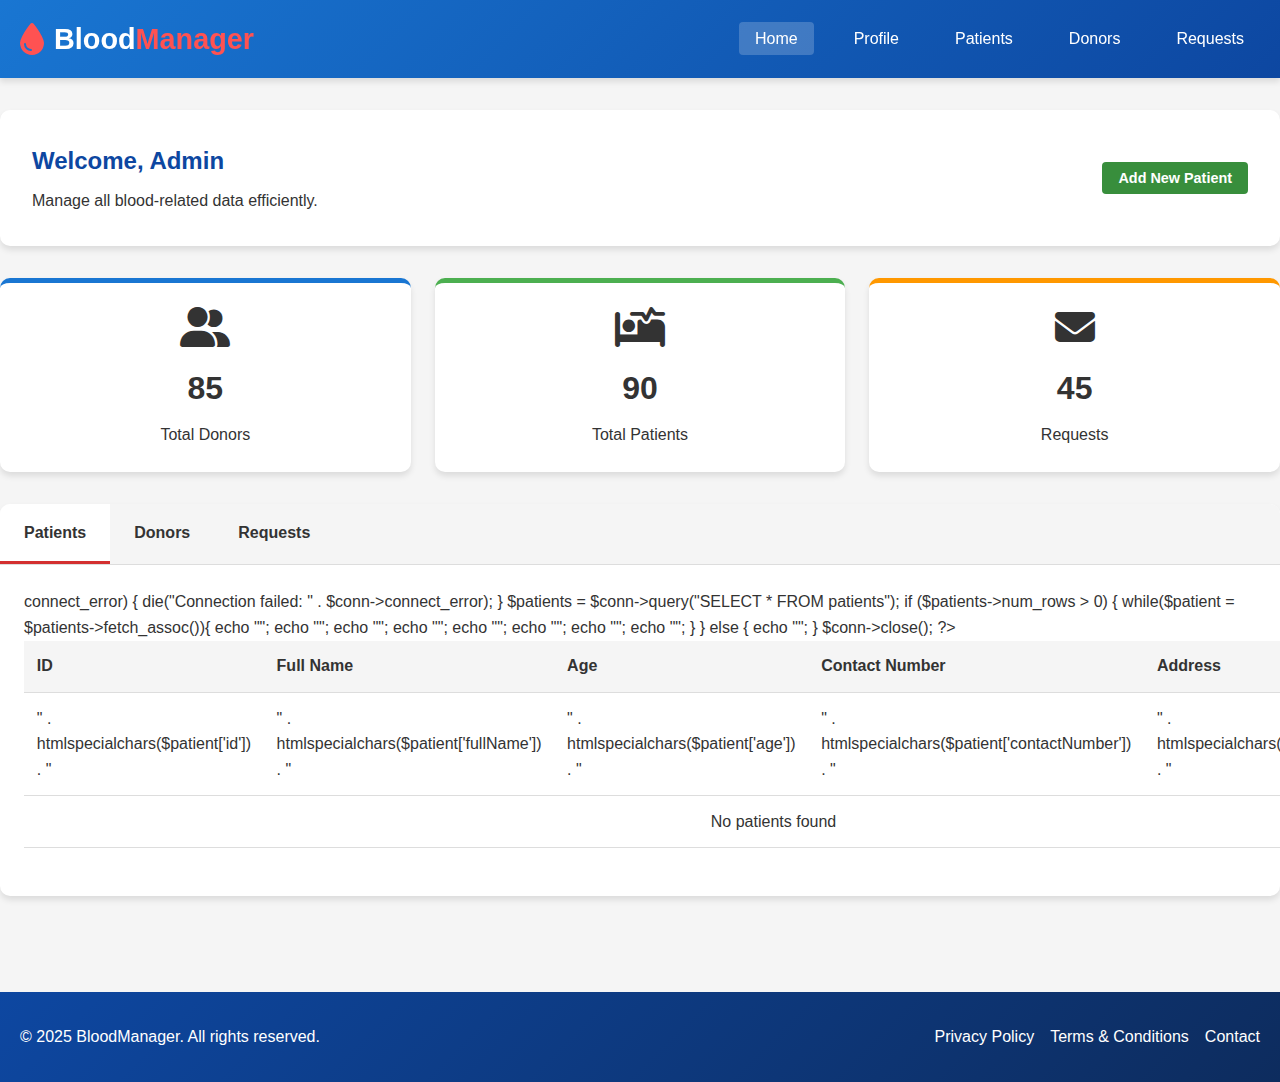
<file: admin-profil.html>
<!DOCTYPE html>
<html lang="en">
<head>
    <meta charset="UTF-8">
    <meta name="viewport" content="width=device-width, initial-scale=1.0">
    <title>Admin Profile - Blood Management System</title>
    <link rel="stylesheet" href="https://cdnjs.cloudflare.com/ajax/libs/font-awesome/6.4.0/css/all.min.css">
    <style>
        /* Global Styles */
        * { margin: 0; padding: 0; box-sizing: border-box; font-family: 'Segoe UI', Tahoma, Geneva, Verdana, sans-serif; }
        :root {
            --primary-red: #d32f2f;
            --dark-red: #b71c1c;
            --primary-blue: #1976d2;
            --dark-blue: #0d47a1;
            --light-gray: #f5f5f5;
            --text-dark: #333;
            --text-light: #fff;
            --shadow: 0 4px 6px rgba(0, 0, 0, 0.1);
        }
        body { background-color: var(--light-gray); color: var(--text-dark); line-height: 1.6; }
        .container { width: 100%; max-width: 1400px; margin: 0 auto; padding: 0 20px; }

        /* Header Styles */
        header { background: linear-gradient(135deg, var(--primary-blue) 0%, var(--dark-blue) 100%); color: var(--text-light); padding: 1rem 0; position: sticky; top: 0; z-index: 100; box-shadow: var(--shadow); }
        .header-content { display: flex; justify-content: space-between; align-items: center; }
        .logo { display: flex; align-items: center; gap: 10px; }
        .logo i { font-size: 2rem; color: #ff5252; }
        .logo h1 { font-size: 1.8rem; font-weight: 700; }
        .logo span { color: #ff5252; }

        /* Navigation */
        .nav-menu { display: flex; list-style: none; gap: 1.5rem; }
        .nav-item a { color: var(--text-light); text-decoration: none; font-weight: 500; padding: 0.5rem 1rem; border-radius: 4px; transition: all 0.3s ease; }
        .nav-item a:hover, .nav-item a.active { background-color: rgba(255, 255, 255, 0.2); }

        /* Admin Profile Section */
        .admin-profile { padding: 2rem 0; }
        .welcome-section { background: white; border-radius: 10px; padding: 2rem; margin-bottom: 2rem; box-shadow: var(--shadow); display: flex; justify-content: space-between; align-items: center; }
        .welcome-text h2 { color: var(--dark-blue); margin-bottom: 0.5rem; }

        .stats { display: grid; grid-template-columns: repeat(auto-fit, minmax(200px, 1fr)); gap: 1.5rem; margin-bottom: 2rem; }
        .stat-card { background: white; border-radius: 10px; padding: 1.5rem; box-shadow: var(--shadow); text-align: center; }
        .stat-card i { font-size: 2.5rem; margin-bottom: 1rem; }
        .stat-card.donors { border-top: 5px solid var(--primary-blue); }
        .stat-card.patients { border-top: 5px solid #4caf50; }
        .stat-card.requests { border-top: 5px solid #ff9800; }
        .stat-number { font-size: 2rem; font-weight: 700; margin-bottom: 0.5rem; }

        /* Tabs Section */
        .tabs { background: white; border-radius: 10px; overflow: hidden; box-shadow: var(--shadow); margin-bottom: 2rem; }
        .tab-header { display: flex; background: var(--light-gray); border-bottom: 1px solid #ddd; }
        .tab-link { padding: 1rem 1.5rem; cursor: pointer; transition: all 0.3s ease; font-weight: 600; }
        .tab-link.active { background: white; border-bottom: 3px solid var(--primary-red); }
        .tab-content { padding: 0; display: none; }
        .tab-content.active { display: block; padding: 1.5rem; }

        /* Table Styles */
        .data-table { width: 100%; border-collapse: collapse; margin-bottom: 1.5rem; }
        .data-table th, .data-table td { padding: 0.8rem; text-align: left; border-bottom: 1px solid #ddd; }
        .data-table th { background-color: var(--light-gray); font-weight: 600; }
        .data-table tr:hover { background-color: #f5f5f5; }
        .action-buttons { display: flex; gap: 0.5rem; }

        /* Buttons */
        .btn { padding: 0.5rem 1rem; border-radius: 4px; text-decoration: none; font-weight: 600; transition: all 0.3s ease; display: inline-block; border: none; cursor: pointer; font-size: 0.9rem; }
        .btn-sm { padding: 0.3rem 0.6rem; font-size: 0.8rem; }
        .btn-primary { background-color: var(--primary-blue); color: var(--text-light); }
        .btn-primary:hover { background-color: var(--dark-blue); }
        .btn-danger { background-color: var(--primary-red); color: var(--text-light); }
        .btn-danger:hover { background-color: var(--dark-red); }
        .btn-success { background-color: #388e3c; color: var(--text-light); }
        .btn-success:hover { background-color: #2e7d32; }

        /* Footer */
        footer { background: linear-gradient(135deg, var(--dark-blue) 0%, #0d2c5e 100%); color: var(--text-light); padding: 2rem 0; text-align: center; margin-top: 2rem; }
        .footer-content { display: flex; justify-content: space-between; align-items: center; }
        .footer-links { list-style: none; display: flex; gap: 1rem; }
        .footer-links li a { color: var(--text-light); text-decoration: none; }

        @media (max-width: 768px) {
            .header-content, .welcome-section, .footer-content { flex-direction: column; gap: 1rem; }
            .nav-menu { flex-direction: column; gap: 0.5rem; }
            .stats { grid-template-columns: repeat(auto-fit, minmax(150px, 1fr)); }
        }
    </style>
</head>
<body>

<!-- Header -->
<header>
    <div class="container header-content">
        <div class="logo">
            <i class="fas fa-tint"></i>
            <h1>Blood<span>Manager</span></h1>
        </div>
        <ul class="nav-menu">
            <li class="nav-item"><a href="#" class="active">Home</a></li>
            <li class="nav-item"><a href="#profile">Profile</a></li>
            <li class="nav-item"><a href="#patients">Patients</a></li>
            <li class="nav-item"><a href="#donors">Donors</a></li>
            <li class="nav-item"><a href="#requests">Requests</a></li>
        </ul>
    </div>
</header>

<!-- Admin Profile Section -->
<section class="container admin-profile">
    <div class="welcome-section">
        <div class="welcome-text">
            <h2>Welcome, Admin</h2>
            <p>Manage all blood-related data efficiently.</p>
        </div>
        <button class="btn btn-success">Add New Patient</button>
    </div>

    <!-- Stats -->
    <div class="stats">
        <div class="stat-card donors">
            <i class="fas fa-user-friends"></i>
            <div class="stat-number">85</div>
            <div>Total Donors</div>
        </div>
        <div class="stat-card patients">
            <i class="fas fa-procedures"></i>
            <div class="stat-number">90</div>
            <div>Total Patients</div>
        </div>
        <div class="stat-card requests">
            <i class="fas fa-envelope"></i>
            <div class="stat-number">45</div>
            <div>Requests</div>
        </div>
    </div>

    <!-- Tabs -->
    <div class="tabs">
        <div class="tab-header">
            <div class="tab-link active" data-tab="patients">Patients</div>
            <div class="tab-link" data-tab="donors">Donors</div>
            <div class="tab-link" data-tab="requests">Requests</div>
        </div>

        <!-- Patients Tab Section -->
        <div id="patients" class="tab-content active">
            <table class="data-table" id="patients-table">
                <thead>
                    <tr>
                        <th>ID</th>
                        <th>Full Name</th>
                        <th>Age</th>
                        <th>Contact Number</th>
                        <th>Address</th>
                        <th>Actions</th>
                    </tr>
                </thead>
                <tbody>
                    <?php
                    $conn = new mysqli("localhost", "root", "", "blood_management_bd");
                    if ($conn->connect_error) {
                        die("Connection failed: " . $conn->connect_error);
                    }

                    $patients = $conn->query("SELECT * FROM patients");

                    if ($patients->num_rows > 0) {
                        while($patient = $patients->fetch_assoc()){
                            echo "<tr>";
                            echo "<td>" . htmlspecialchars($patient['id']) . "</td>";
                            echo "<td>" . htmlspecialchars($patient['fullName']) . "</td>";
                            echo "<td>" . htmlspecialchars($patient['age']) . "</td>";
                            echo "<td>" . htmlspecialchars($patient['contactNumber']) . "</td>";
                            echo "<td>" . htmlspecialchars($patient['address']) . "</td>";
                            echo "<td>
                                    <button class='btn btn-primary btn-sm'>View</button>
                                    <button class='btn btn-danger btn-sm'>Remove</button>
                                  </td>";
                            echo "</tr>";
                        }
                    } else {
                        echo "<tr><td colspan='6' style='text-align:center;'>No patients found</td></tr>";
                    }

                    $conn->close();
                    ?>
                </tbody>
            </table>
        </div>

    </div>
</section>

<!-- Footer -->
<footer>
    <div class="container footer-content">
        <p>&copy; 2025 BloodManager. All rights reserved.</p>
        <ul class="footer-links">
            <li><a href="#">Privacy Policy</a></li>
            <li><a href="#">Terms & Conditions</a></li>
            <li><a href="#">Contact</a></li>
        </ul>
    </div>
</footer>

<script>
    // Tabs functionality
    const tabLinks = document.querySelectorAll(".tab-link");
    const tabContents = document.querySelectorAll(".tab-content");
    tabLinks.forEach(link => {
        link.addEventListener("click", () => {
            tabLinks.forEach(l => l.classList.remove("active"));
            link.classList.add("active");
            const target = link.getAttribute("data-tab");
            tabContents.forEach(tc => { tc.classList.toggle("active", tc.id === target); });
        });
    });
</script>

</body>
</html>
</file>
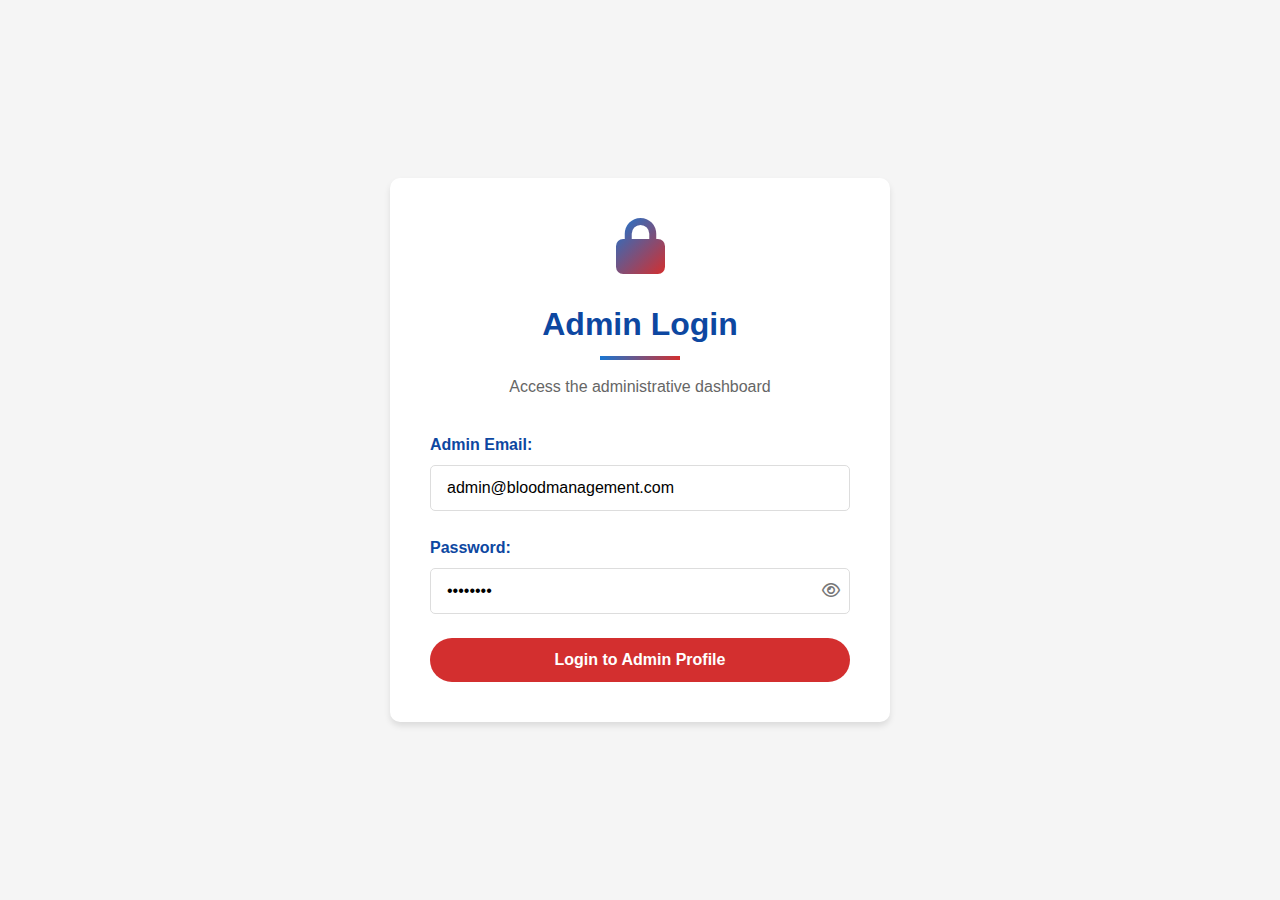
<file: admin.html>
<!DOCTYPE html>
<html lang="en">
<head>
    <meta charset="UTF-8">
    <meta name="viewport" content="width=device-width, initial-scale=1.0">
    <title>Admin Login | Secure Access</title>
    <link rel="stylesheet" href="https://cdnjs.cloudflare.com/ajax/libs/font-awesome/6.4.0/css/all.min.css">
    <style>
        * {
            margin: 0;
            padding: 0;
            box-sizing: border-box;
            font-family: 'Segoe UI', Tahoma, Geneva, Verdana, sans-serif;
        }
        
        :root {
            --primary-blue: #1976d2;
            --dark-blue: #0d47a1;
            --primary-red: #d32f2f;
            --dark-red: #b71c1c;
            --light-gray: #f5f5f5;
            --text-dark: #333;
            --text-light: #fff;
            --shadow: 0 4px 6px rgba(0, 0, 0, 0.1);
        }
        
        body {
            background-color: var(--light-gray);
            color: var(--text-dark);
            line-height: 1.6;
            display: flex;
            justify-content: center;
            align-items: center;
            min-height: 100vh;
            padding: 20px;
        }
        
        .login-container {
            background: white;
            border-radius: 10px;
            box-shadow: var(--shadow);
            padding: 2.5rem;
            width: 100%;
            max-width: 500px;
        }
        
        .login-header {
            text-align: center;
            margin-bottom: 2rem;
        }
        
        .login-header h2 {
            color: var(--dark-blue);
            font-size: 2rem;
            margin-bottom: 0.5rem;
            position: relative;
            display: inline-block;
        }
        
        .login-header h2::after {
            content: '';
            position: absolute;
            bottom: -10px;
            left: 50%;
            transform: translateX(-50%);
            width: 80px;
            height: 4px;
            background: linear-gradient(to right, var(--primary-blue), var(--primary-red));
        }
        
        .login-header p {
            color: #666;
            margin-top: 1rem;
        }
        
        .admin-icon {
            text-align: center;
            margin-bottom: 1.5rem;
        }
        
        .admin-icon i {
            font-size: 3.5rem;
            color: var(--primary-blue);
            background: linear-gradient(135deg, var(--primary-blue) 0%, var(--primary-red) 100%);
            -webkit-background-clip: text;
            -webkit-text-fill-color: transparent;
        }
        
        .form-group {
            margin-bottom: 1.5rem;
        }
        
        .form-group label {
            display: block;
            margin-bottom: 0.5rem;
            font-weight: 600;
            color: var(--dark-blue);
        }
        
        .form-group input {
            width: 100%;
            padding: 0.8rem 1rem;
            border: 1px solid #ddd;
            border-radius: 5px;
            font-size: 1rem;
            transition: all 0.3s ease;
        }
        
        .form-group input:focus {
            outline: none;
            border-color: var(--primary-blue);
            box-shadow: 0 0 0 3px rgba(25, 118, 210, 0.2);
        }
        
        .password-container {
            position: relative;
        }
        
        .toggle-password {
            position: absolute;
            right: 10px;
            top: 50%;
            transform: translateY(-50%);
            cursor: pointer;
            color: #777;
        }
        
        .btn {
            padding: 0.8rem 1.5rem;
            border-radius: 50px;
            text-decoration: none;
            font-weight: 600;
            transition: all 0.3s ease;
            display: inline-block;
            border: none;
            cursor: pointer;
            font-size: 1rem;
            text-align: center;
            width: 100%;
        }
        
        .btn-primary {
            background-color: var(--primary-red);
            color: var(--text-light);
        }
        
        .btn-primary:hover {
            background-color: var(--dark-red);
            transform: translateY(-3px);
            box-shadow: 0 10px 20px rgba(0, 0, 0, 0.2);
        }
        
        .login-footer {
            text-align: center;
            margin-top: 1.5rem;
            color: #666;
        }
        
        .login-footer a {
            color: var(--primary-blue);
            text-decoration: none;
        }
        
        .login-footer a:hover {
            text-decoration: underline;
        }
        
        .error-message {
            background-color: #ffebee;
            color: var(--dark-red);
            padding: 10px;
            border-radius: 5px;
            margin-bottom: 15px;
            text-align: center;
            display: none;
        }
        
        .success-message {
            background-color: #e8f5e9;
            color: #2e7d32;
            padding: 10px;
            border-radius: 5px;
            margin-bottom: 15px;
            text-align: center;
            display: none;
        }
        
        .db-info {
            background-color: #e3f2fd;
            padding: 15px;
            border-radius: 5px;
            margin-top: 20px;
            font-size: 0.9rem;
        }
        
        .db-info h3 {
            color: var(--dark-blue);
            margin-bottom: 10px;
            font-size: 1.1rem;
        }
        
        .db-info ul {
            list-style-type: none;
            padding-left: 20px;
        }
        
        .db-info li {
            margin-bottom: 5px;
            display: flex;
        }
        
        .db-info li i {
            color: var(--primary-blue);
            margin-right: 10px;
        }
        
        @media (max-width: 768px) {
            .login-container {
                padding: 1.5rem;
            }
        }
    </style>
</head>
<body>
    <div class="login-container">
        <div class="login-header">
            <div class="admin-icon">
                <i class="fas fa-lock"></i>
            </div>
            <h2>Admin Login</h2>
            <p>Access the administrative dashboard</p>
        </div>
        
        <div class="error-message" id="errorMessage">
            <i class="fas fa-exclamation-circle"></i> <span id="errorText">Invalid username or password</span>
        </div>
        
        <div class="success-message" id="successMessage">
            <i class="fas fa-check-circle"></i> <span id="successText">Login successful! Redirecting...</span>
        </div>
        
        <form id="adminForm" method="POST" action="admin-login.php">
            <div class="form-group">
                <label for="email">Admin Email:</label>
                <input type="email" id="email" name="email" required placeholder="Enter your admin email" value="admin@bloodmanagement.com">
            </div>
            
            <div class="form-group">
                <label for="password">Password:</label>
                <div class="password-container">
                    <input type="password" id="password" name="password" required placeholder="Enter your password" value="admin123">
                    <span class="toggle-password" id="togglePassword">
                        <i class="far fa-eye"></i>
                    </span>
                </div>
            </div>
            
            <button type="submit" class="btn btn-primary">Login to Admin Profile</button>
        </form>
        
        
        
        
    </div>

    <script>
        // Toggle password visibility
        document.getElementById('togglePassword').addEventListener('click', function() {
            const passwordInput = document.getElementById('password');
            const icon = this.querySelector('i');
            
            if (passwordInput.type === 'password') {
                passwordInput.type = 'text';
                icon.classList.remove('fa-eye');
                icon.classList.add('fa-eye-slash');
            } else {
                passwordInput.type = 'password';
                icon.classList.remove('fa-eye-slash');
                icon.classList.add('fa-eye');
            }
        });
        
        // Simple form validation
        document.getElementById('adminForm').addEventListener('submit', function(e) {
            const email = document.getElementById('email').value;
            const password = document.getElementById('password').value;
            
            if (!email || !password) {
                e.preventDefault();
                showError('Please fill in all required fields.');
                return false;
            }
            
            // Basic email validation
            const emailPattern = /^[^\s@]+@[^\s@]+\.[^\s@]+$/;
            if (!emailPattern.test(email)) {
                e.preventDefault();
                showError('Please enter a valid email address.');
                return false;
            }
            
            // If everything is valid, the form will submit to PHP
        });
        
        // Function to show error message
        function showError(message) {
            const errorElement = document.getElementById('errorMessage');
            const errorText = document.getElementById('errorText');
            
            errorText.textContent = message;
            errorElement.style.display = 'block';
            
            // Hide success message if shown
            document.getElementById('successMessage').style.display = 'none';
        }
        
        // Function to show success message
        function showSuccess(message) {
            const successElement = document.getElementById('successMessage');
            const successText = document.getElementById('successText');
            
            successText.textContent = message;
            successElement.style.display = 'block';
            
            // Hide error message if shown
            document.getElementById('errorMessage').style.display = 'none';
        }
        
        // Check if URL has error parameter
        const urlParams = new URLSearchParams(window.location.search);
        if (urlParams.has('error')) {
            showError('Invalid username or password. Please try again.');
        }
    </script>
</body>
</html>
</file>
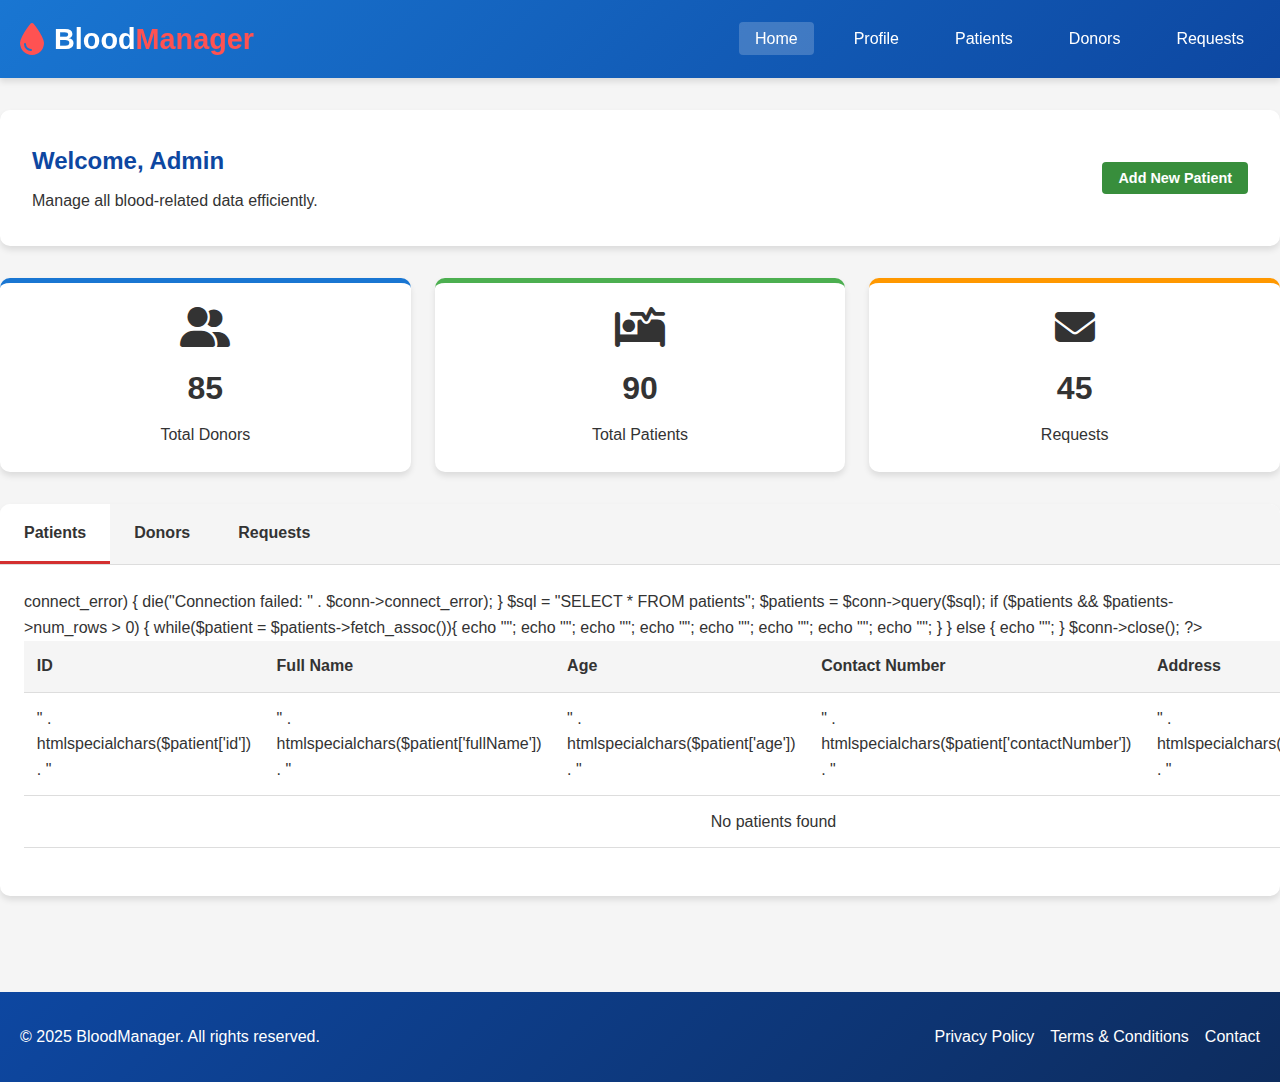
<file: admin_profile.html>
<!DOCTYPE html>
<html lang="en">
<head>
    <meta charset="UTF-8">
    <meta name="viewport" content="width=device-width, initial-scale=1.0">
    <title>Admin Profile - Blood Management System</title>
    <link rel="stylesheet" href="https://cdnjs.cloudflare.com/ajax/libs/font-awesome/6.4.0/css/all.min.css">
    <style>
        /* Same CSS as your code (unchanged) */
        * { margin: 0; padding: 0; box-sizing: border-box; font-family: 'Segoe UI', Tahoma, Geneva, Verdana, sans-serif; }
        :root {
            --primary-red: #d32f2f;
            --dark-red: #b71c1c;
            --primary-blue: #1976d2;
            --dark-blue: #0d47a1;
            --light-gray: #f5f5f5;
            --text-dark: #333;
            --text-light: #fff;
            --shadow: 0 4px 6px rgba(0, 0, 0, 0.1);
        }
        body { background-color: var(--light-gray); color: var(--text-dark); line-height: 1.6; }
        .container { width: 100%; max-width: 1400px; margin: 0 auto; padding: 0 20px; }
        header { background: linear-gradient(135deg, var(--primary-blue) 0%, var(--dark-blue) 100%); color: var(--text-light); padding: 1rem 0; position: sticky; top: 0; z-index: 100; box-shadow: var(--shadow); }
        .header-content { display: flex; justify-content: space-between; align-items: center; }
        .logo { display: flex; align-items: center; gap: 10px; }
        .logo i { font-size: 2rem; color: #ff5252; }
        .logo h1 { font-size: 1.8rem; font-weight: 700; }
        .logo span { color: #ff5252; }
        .nav-menu { display: flex; list-style: none; gap: 1.5rem; }
        .nav-item a { color: var(--text-light); text-decoration: none; font-weight: 500; padding: 0.5rem 1rem; border-radius: 4px; transition: all 0.3s ease; }
        .nav-item a:hover, .nav-item a.active { background-color: rgba(255, 255, 255, 0.2); }
        .admin-profile { padding: 2rem 0; }
        .welcome-section { background: white; border-radius: 10px; padding: 2rem; margin-bottom: 2rem; box-shadow: var(--shadow); display: flex; justify-content: space-between; align-items: center; }
        .welcome-text h2 { color: var(--dark-blue); margin-bottom: 0.5rem; }
        .stats { display: grid; grid-template-columns: repeat(auto-fit, minmax(200px, 1fr)); gap: 1.5rem; margin-bottom: 2rem; }
        .stat-card { background: white; border-radius: 10px; padding: 1.5rem; box-shadow: var(--shadow); text-align: center; }
        .stat-card i { font-size: 2.5rem; margin-bottom: 1rem; }
        .stat-card.donors { border-top: 5px solid var(--primary-blue); }
        .stat-card.patients { border-top: 5px solid #4caf50; }
        .stat-card.requests { border-top: 5px solid #ff9800; }
        .stat-number { font-size: 2rem; font-weight: 700; margin-bottom: 0.5rem; }
        .tabs { background: white; border-radius: 10px; overflow: hidden; box-shadow: var(--shadow); margin-bottom: 2rem; }
        .tab-header { display: flex; background: var(--light-gray); border-bottom: 1px solid #ddd; }
        .tab-link { padding: 1rem 1.5rem; cursor: pointer; transition: all 0.3s ease; font-weight: 600; }
        .tab-link.active { background: white; border-bottom: 3px solid var(--primary-red); }
        .tab-content { padding: 0; display: none; }
        .tab-content.active { display: block; padding: 1.5rem; }
        .data-table { width: 100%; border-collapse: collapse; margin-bottom: 1.5rem; }
        .data-table th, .data-table td { padding: 0.8rem; text-align: left; border-bottom: 1px solid #ddd; }
        .data-table th { background-color: var(--light-gray); font-weight: 600; }
        .data-table tr:hover { background-color: #f5f5f5; }
        .action-buttons { display: flex; gap: 0.5rem; }
        .btn { padding: 0.5rem 1rem; border-radius: 4px; text-decoration: none; font-weight: 600; transition: all 0.3s ease; display: inline-block; border: none; cursor: pointer; font-size: 0.9rem; }
        .btn-sm { padding: 0.3rem 0.6rem; font-size: 0.8rem; }
        .btn-primary { background-color: var(--primary-blue); color: var(--text-light); }
        .btn-primary:hover { background-color: var(--dark-blue); }
        .btn-danger { background-color: var(--primary-red); color: var(--text-light); }
        .btn-danger:hover { background-color: var(--dark-red); }
        .btn-success { background-color: #388e3c; color: var(--text-light); }
        .btn-success:hover { background-color: #2e7d32; }
        footer { background: linear-gradient(135deg, var(--dark-blue) 0%, #0d2c5e 100%); color: var(--text-light); padding: 2rem 0; text-align: center; margin-top: 2rem; }
        .footer-content { display: flex; justify-content: space-between; align-items: center; }
        .footer-links { list-style: none; display: flex; gap: 1rem; }
        .footer-links li a { color: var(--text-light); text-decoration: none; }
        @media (max-width: 768px) {
            .header-content, .welcome-section, .footer-content { flex-direction: column; gap: 1rem; }
            .nav-menu { flex-direction: column; gap: 0.5rem; }
            .stats { grid-template-columns: repeat(auto-fit, minmax(150px, 1fr)); }
        }
    </style>
</head>
<body>

<!-- Header -->
<header>
    <div class="container header-content">
        <div class="logo">
            <i class="fas fa-tint"></i>
            <h1>Blood<span>Manager</span></h1>
        </div>
        <ul class="nav-menu">
            <li class="nav-item"><a href="#" class="active">Home</a></li>
            <li class="nav-item"><a href="#profile">Profile</a></li>
            <li class="nav-item"><a href="#patients">Patients</a></li>
            <li class="nav-item"><a href="#donors">Donors</a></li>
            <li class="nav-item"><a href="#requests">Requests</a></li>
        </ul>
    </div>
</header>

<!-- Admin Profile Section -->
<section class="container admin-profile">
    <div class="welcome-section">
        <div class="welcome-text">
            <h2>Welcome, Admin</h2>
            <p>Manage all blood-related data efficiently.</p>
        </div>
        <button class="btn btn-success">Add New Patient</button>
    </div>

    <!-- Stats -->
    <div class="stats">
        <div class="stat-card donors">
            <i class="fas fa-user-friends"></i>
            <div class="stat-number">85</div>
            <div>Total Donors</div>
        </div>
        <div class="stat-card patients">
            <i class="fas fa-procedures"></i>
            <div class="stat-number">90</div>
            <div>Total Patients</div>
        </div>
        <div class="stat-card requests">
            <i class="fas fa-envelope"></i>
            <div class="stat-number">45</div>
            <div>Requests</div>
        </div>
    </div>

    <!-- Tabs -->
    <div class="tabs">
        <div class="tab-header">
            <div class="tab-link active" data-tab="patients">Patients</div>
            <div class="tab-link" data-tab="donors">Donors</div>
            <div class="tab-link" data-tab="requests">Requests</div>
        </div>

        <!-- Patients Tab Section -->
        <div id="patients" class="tab-content active">
            <table class="data-table" id="patients-table">
                <thead>
                    <tr>
                        <th>ID</th>
                        <th>Full Name</th>
                        <th>Age</th>
                        <th>Contact Number</th>
                        <th>Address</th>
                        <th>Actions</th>
                    </tr>
                </thead>
                <tbody>
                    <?php
                    $conn = new mysqli("localhost", "root", "", "blood_management_bd");
                    if ($conn->connect_error) {
                        die("Connection failed: " . $conn->connect_error);
                    }

                    $sql = "SELECT * FROM patients";
                    $patients = $conn->query($sql);

                    if ($patients && $patients->num_rows > 0) {
                        while($patient = $patients->fetch_assoc()){
                            echo "<tr>";
                            echo "<td>" . htmlspecialchars($patient['id']) . "</td>";
                            echo "<td>" . htmlspecialchars($patient['fullName']) . "</td>";
                            echo "<td>" . htmlspecialchars($patient['age']) . "</td>";
                            echo "<td>" . htmlspecialchars($patient['contactNumber']) . "</td>";
                            echo "<td>" . htmlspecialchars($patient['address']) . "</td>";
                            echo "<td>
                                    <button class='btn btn-primary btn-sm'>View</button>
                                    <button class='btn btn-danger btn-sm'>Remove</button>
                                  </td>";
                            echo "</tr>";
                        }
                    } else {
                        echo "<tr><td colspan='6' style='text-align:center;'>No patients found</td></tr>";
                    }

                    $conn->close();
                    ?>
                </tbody>
            </table>
        </div>
    </div>
</section>

<!-- Footer -->
<footer>
    <div class="container footer-content">
        <p>&copy; 2025 BloodManager. All rights reserved.</p>
        <ul class="footer-links">
            <li><a href="#">Privacy Policy</a></li>
            <li><a href="#">Terms & Conditions</a></li>
            <li><a href="#">Contact</a></li>
        </ul>
    </div>
</footer>

<script>
    // Tabs functionality
    const tabLinks = document.querySelectorAll(".tab-link");
    const tabContents = document.querySelectorAll(".tab-content");
    tabLinks.forEach(link => {
        link.addEventListener("click", () => {
            tabLinks.forEach(l => l.classList.remove("active"));
            link.classList.add("active");
            const target = link.getAttribute("data-tab");
            tabContents.forEach(tc => { tc.classList.toggle("active", tc.id === target); });
        });
    });
</script>

</body>
</html>
</file>
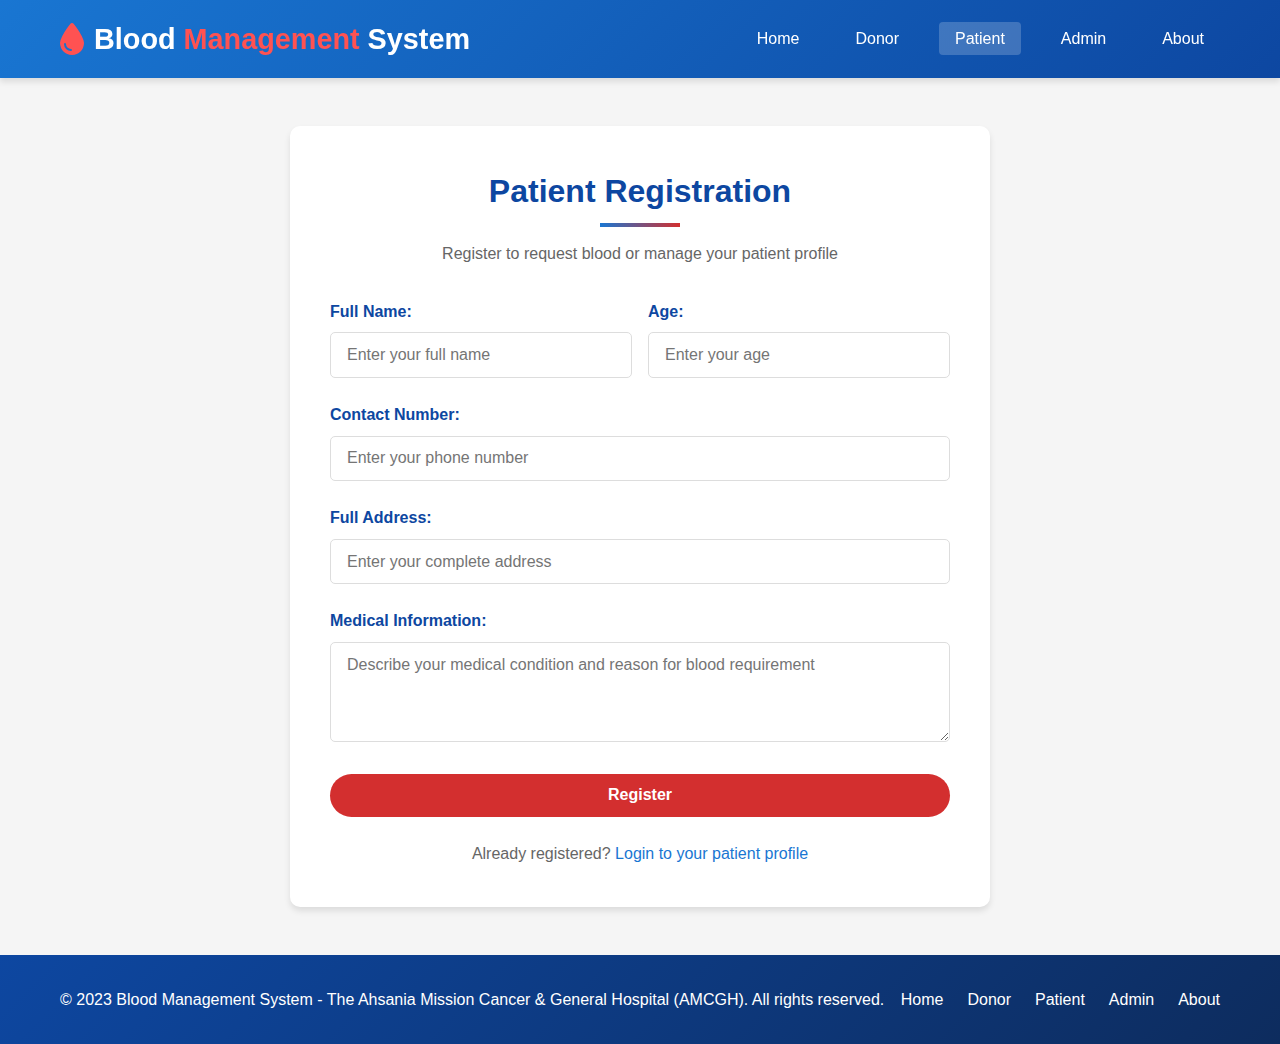
<file: patient.html>
<!DOCTYPE html>
<html lang="en">
<head>
    <meta charset="UTF-8">
    <meta name="viewport" content="width=device-width, initial-scale=1.0">
    <title>Patient Registration - Blood Management System</title>
    <link rel="stylesheet" href="https://cdnjs.cloudflare.com/ajax/libs/font-awesome/6.4.0/css/all.min.css">
    <style>
        /* Global Styles */
        * { margin: 0; padding: 0; box-sizing: border-box; font-family: 'Segoe UI', Tahoma, Geneva, Verdana, sans-serif; }
        body { background-color: #f5f5f5; color: #333; line-height: 1.6; }
        .container { width: 100%; max-width: 1200px; margin: 0 auto; padding: 0 20px; }
        header { background: linear-gradient(135deg, #1976d2 0%, #0d47a1 100%); color: #fff; padding: 1rem 0; position: sticky; top: 0; z-index: 100; box-shadow: 0 4px 6px rgba(0,0,0,0.1); }
        .header-content { display: flex; justify-content: space-between; align-items: center; }
        .logo { display: flex; align-items: center; gap: 10px; }
        .logo i { font-size: 2rem; color: #ff5252; }
        .logo h1 { font-size: 1.8rem; font-weight: 700; }
        .logo span { color: #ff5252; }
        .nav-menu { display: flex; list-style: none; gap: 1.5rem; }
        .nav-item a { color: #fff; text-decoration: none; font-weight: 500; padding: 0.5rem 1rem; border-radius: 4px; transition: all 0.3s ease; }
        .nav-item a:hover, .nav-item a.active { background-color: rgba(255, 255, 255, 0.2); }
        .form-section { padding: 3rem 0; min-height: calc(100vh - 200px); display: flex; align-items: center; }
        .form-container { background: white; border-radius: 10px; box-shadow: 0 4px 6px rgba(0,0,0,0.1); padding: 2.5rem; width: 100%; max-width: 700px; margin: 0 auto; }
        .form-header { text-align: center; margin-bottom: 2rem; }
        .form-header h2 { color: #0d47a1; font-size: 2rem; margin-bottom: 0.5rem; position: relative; display: inline-block; }
        .form-header h2::after { content: ''; position: absolute; bottom: -10px; left: 50%; transform: translateX(-50%); width: 80px; height: 4px; background: linear-gradient(to right, #1976d2, #d32f2f); }
        .form-header p { color: #666; margin-top: 1rem; }
        .form-group { margin-bottom: 1.5rem; }
        .form-group label { display: block; margin-bottom: 0.5rem; font-weight: 600; color: #0d47a1; }
        .form-group input, .form-group textarea { width: 100%; padding: 0.8rem 1rem; border: 1px solid #ddd; border-radius: 5px; font-size: 1rem; transition: all 0.3s ease; }
        .form-group input:focus, .form-group textarea:focus { outline: none; border-color: #1976d2; box-shadow: 0 0 0 3px rgba(25,118,210,0.2); }
        .form-group textarea { min-height: 100px; resize: vertical; }
        .form-row { display: flex; gap: 1rem; }
        .form-row .form-group { flex: 1; }
        .btn { padding: 0.8rem 1.5rem; border-radius: 50px; font-weight: 600; border: none; cursor: pointer; font-size: 1rem; text-align: center; width: 100%; background-color: #d32f2f; color: #fff; transition: all 0.3s ease; }
        .btn:hover { background-color: #b71c1c; transform: translateY(-3px); box-shadow: 0 10px 20px rgba(0,0,0,0.2); }
        .form-footer { text-align: center; margin-top: 1.5rem; color: #666; }
        .form-footer a { color: #1976d2; text-decoration: none; }
        .form-footer a:hover { text-decoration: underline; }
        footer { background: linear-gradient(135deg, #0d47a1 0%, #0d2c5e 100%); color: #fff; padding: 2rem 0; text-align: center; }
        .footer-content { display: flex; justify-content: space-between; align-items: center; }
        .footer-links { list-style: none; display: flex; gap: 1.5rem; }
        .footer-links a { color: #fff; text-decoration: none; transition: color 0.3s ease; }
        .footer-links a:hover { color: #ff5252; }
        @media (max-width: 768px) { .header-content { flex-direction: column; gap: 1rem; } .nav-menu { flex-wrap: wrap; justify-content: center; } .form-container { padding: 1.5rem; } .form-row { flex-direction: column; gap: 0; } .footer-content { flex-direction: column; gap: 1rem; } .footer-links { flex-wrap: wrap; justify-content: center; } }
    </style>
</head>
<body>
    <!-- Header -->
    <header>
        <div class="container header-content">
            <div class="logo">
                <i class="fas fa-tint"></i>
                <h1>Blood <span>Management</span> System</h1>
            </div>
            <ul class="nav-menu">
                <li class="nav-item"><a href="index.html">Home</a></li>
                <li class="nav-item"><a href="donor.html">Donor</a></li>
                <li class="nav-item"><a href="patient.html" class="active">Patient</a></li>
                <li class="nav-item"><a href="admin.html">Admin</a></li>
                <li class="nav-item"><a href="about.html">About</a></li>
            </ul>
        </div>
    </header>

    <!-- Form Section -->
    <section class="form-section">
        <div class="container">
            <div class="form-container">
                <div class="form-header">
                    <h2>Patient Registration</h2>
                    <p>Register to request blood or manage your patient profile</p>
                </div>

                <form id="patientForm" action="register_patient.php" method="POST">
                    <div class="form-row">
                        <div class="form-group">
                            <label for="fullName">Full Name:</label>
                            <input type="text" id="fullName" name="fullName" required placeholder="Enter your full name">
                        </div>
                        
                        <div class="form-group">
                            <label for="age">Age:</label>
                            <input type="number" id="age" name="age" min="1" max="120" required placeholder="Enter your age">
                        </div>
                    </div>
                    
                    <div class="form-group">
                        <label for="contactNumber">Contact Number:</label>
                        <input type="tel" id="contactNumber" name="contactNumber" required placeholder="Enter your phone number">
                    </div>
                    
                    <div class="form-group">
                        <label for="address">Full Address:</label>
                        <input type="text" id="address" name="address" required placeholder="Enter your complete address">
                    </div>
                    
                    <div class="form-group">
                        <label for="medicalCondition">Medical Information:</label>
                        <textarea id="medicalCondition" name="medicalCondition" required placeholder="Describe your medical condition and reason for blood requirement"></textarea>
                    </div>
                    
                    <button type="submit" class="btn">Register</button>
                </form>

                <div class="form-footer">
                    <p>Already registered? <a href="patient_login.html">Login to your patient profile</a></p>
                </div>
            </div>
        </div>
    </section>

    <!-- Footer -->
    <footer>
        <div class="container footer-content">
            <p>&copy; 2023 Blood Management System - The Ahsania Mission Cancer & General Hospital (AMCGH). All rights reserved.</p>
            <ul class="footer-links">
                <li><a href="index.html">Home</a></li>
                <li><a href="donor.html">Donor</a></li>
                <li><a href="patient.html">Patient</a></li>
                <li><a href="admin.html">Admin</a></li>
                <li><a href="about.html">About</a></li>
            </ul>
        </div>
    </footer>
</body>
</html>
</file>
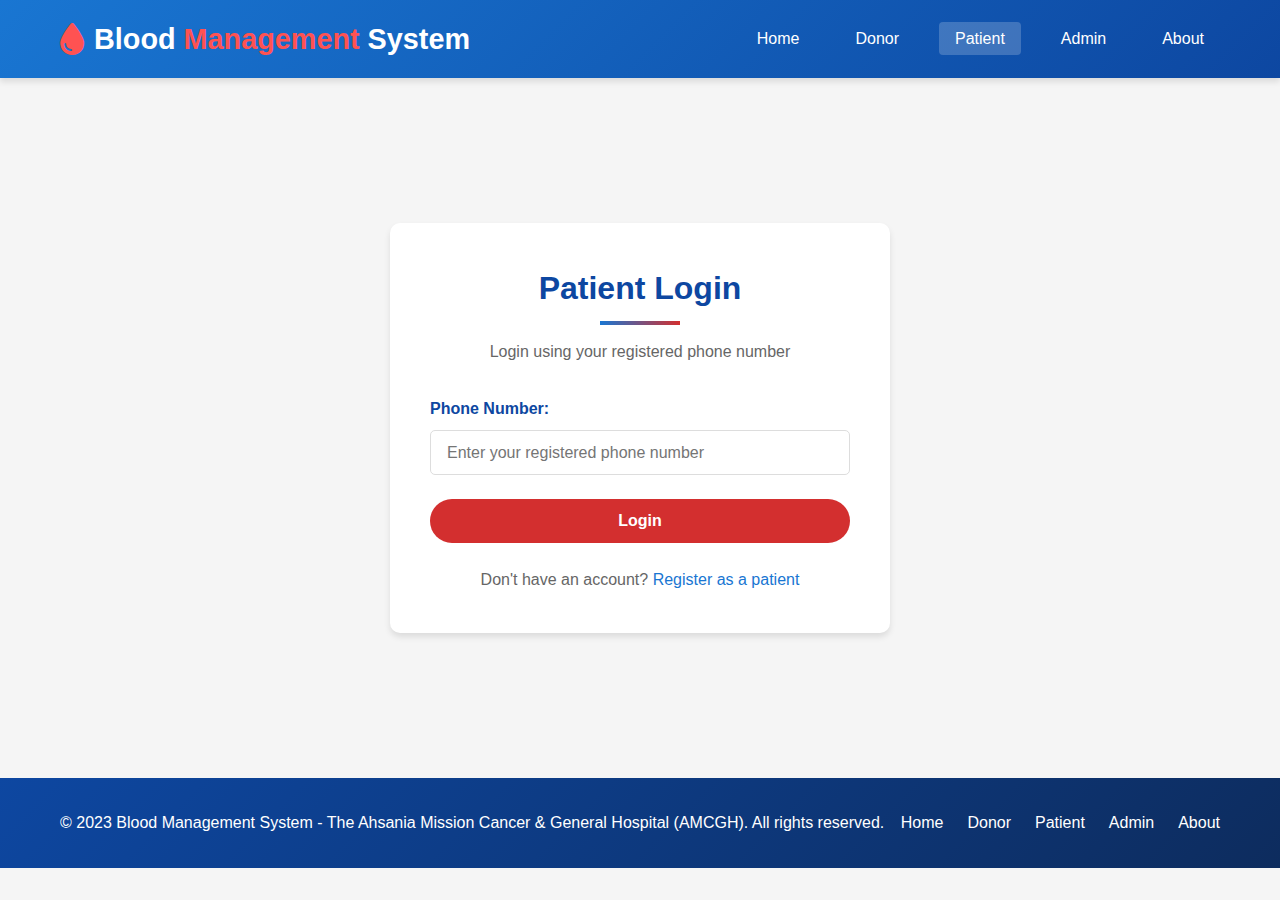
<file: patient_login.html>
<!DOCTYPE html>
<html lang="en">
<head>
    <meta charset="UTF-8">
    <meta name="viewport" content="width=device-width, initial-scale=1.0">
    <title>Patient Login - Blood Management System</title>
    <link rel="stylesheet" href="https://cdnjs.cloudflare.com/ajax/libs/font-awesome/6.4.0/css/all.min.css">
    <style>
        * { margin: 0; padding: 0; box-sizing: border-box; font-family: 'Segoe UI', Tahoma, Geneva, Verdana, sans-serif; }
        body { background-color: #f5f5f5; color: #333; line-height: 1.6; }
        .container { width: 100%; max-width: 1200px; margin: 0 auto; padding: 0 20px; }
        header { background: linear-gradient(135deg, #1976d2 0%, #0d47a1 100%); color: #fff; padding: 1rem 0; position: sticky; top: 0; z-index: 100; box-shadow: 0 4px 6px rgba(0,0,0,0.1); }
        .header-content { display: flex; justify-content: space-between; align-items: center; }
        .logo { display: flex; align-items: center; gap: 10px; }
        .logo i { font-size: 2rem; color: #ff5252; }
        .logo h1 { font-size: 1.8rem; font-weight: 700; }
        .logo span { color: #ff5252; }
        .nav-menu { display: flex; list-style: none; gap: 1.5rem; }
        .nav-item a { color: #fff; text-decoration: none; font-weight: 500; padding: 0.5rem 1rem; border-radius: 4px; transition: all 0.3s ease; }
        .nav-item a:hover, .nav-item a.active { background-color: rgba(255, 255, 255, 0.2); }
        .form-section { padding: 3rem 0; min-height: calc(100vh - 200px); display: flex; align-items: center; }
        .form-container { background: white; border-radius: 10px; box-shadow: 0 4px 6px rgba(0,0,0,0.1); padding: 2.5rem; width: 100%; max-width: 500px; margin: 0 auto; }
        .form-header { text-align: center; margin-bottom: 2rem; }
        .form-header h2 { color: #0d47a1; font-size: 2rem; margin-bottom: 0.5rem; position: relative; display: inline-block; }
        .form-header h2::after { content: ''; position: absolute; bottom: -10px; left: 50%; transform: translateX(-50%); width: 80px; height: 4px; background: linear-gradient(to right, #1976d2, #d32f2f); }
        .form-header p { color: #666; margin-top: 1rem; }
        .form-group { margin-bottom: 1.5rem; }
        .form-group label { display: block; margin-bottom: 0.5rem; font-weight: 600; color: #0d47a1; }
        .form-group input { width: 100%; padding: 0.8rem 1rem; border: 1px solid #ddd; border-radius: 5px; font-size: 1rem; transition: all 0.3s ease; }
        .form-group input:focus { outline: none; border-color: #1976d2; box-shadow: 0 0 0 3px rgba(25,118,210,0.2); }
        .btn { padding: 0.8rem 1.5rem; border-radius: 50px; font-weight: 600; border: none; cursor: pointer; font-size: 1rem; text-align: center; width: 100%; background-color: #d32f2f; color: #fff; transition: all 0.3s ease; }
        .btn:hover { background-color: #b71c1c; transform: translateY(-3px); box-shadow: 0 10px 20px rgba(0,0,0,0.2); }
        .form-footer { text-align: center; margin-top: 1.5rem; color: #666; }
        .form-footer a { color: #1976d2; text-decoration: none; }
        .form-footer a:hover { text-decoration: underline; }
        footer { background: linear-gradient(135deg, #0d47a1 0%, #0d2c5e 100%); color: #fff; padding: 2rem 0; text-align: center; }
        .footer-content { display: flex; justify-content: space-between; align-items: center; }
        .footer-links { list-style: none; display: flex; gap: 1.5rem; }
        .footer-links a { color: #fff; text-decoration: none; transition: color 0.3s ease; }
        .footer-links a:hover { color: #ff5252; }
        @media (max-width: 768px) { .header-content { flex-direction: column; gap: 1rem; } .nav-menu { flex-wrap: wrap; justify-content: center; } .form-container { padding: 1.5rem; } }
    </style>
</head>
<body>
    <!-- Header -->
    <header>
        <div class="container header-content">
            <div class="logo">
                <i class="fas fa-tint"></i>
                <h1>Blood <span>Management</span> System</h1>
            </div>
            <ul class="nav-menu">
                <li class="nav-item"><a href="index.html">Home</a></li>
                <li class="nav-item"><a href="donor.html">Donor</a></li>
                <li class="nav-item"><a href="patient.html" class="active">Patient</a></li>
                <li class="nav-item"><a href="admin.html">Admin</a></li>
                <li class="nav-item"><a href="about.html">About</a></li>
            </ul>
        </div>
    </header>

    <!-- Form Section -->
    <section class="form-section">
        <div class="container">
            <div class="form-container">
                <div class="form-header">
                    <h2>Patient Login</h2>
                    <p>Login using your registered phone number</p>
                </div>

                <form action="login_patient.php" method="POST">
                    <div class="form-group">
                        <label for="phoneNumber">Phone Number:</label>
                        <input type="tel" id="phoneNumber" name="phoneNumber" required placeholder="Enter your registered phone number">
                    </div>
                    
                    <button type="submit" class="btn">Login</button>
                </form>

                <div class="form-footer">
                    <p>Don't have an account? <a href="patient.html">Register as a patient</a></p>
                </div>
            </div>
        </div>
    </section>

    <!-- Footer -->
    <footer>
        <div class="container footer-content">
            <p>&copy; 2023 Blood Management System - The Ahsania Mission Cancer & General Hospital (AMCGH). All rights reserved.</p>
            <ul class="footer-links">
                <li><a href="index.html">Home</a></li>
                <li><a href="donor.html">Donor</a></li>
                <li><a href="patient.html">Patient</a></li>
                <li><a href="admin.html">Admin</a></li>
                <li><a href="about.html">About</a></li>
            </ul>
        </div>
    </footer>
</body>
</html>
</file>
